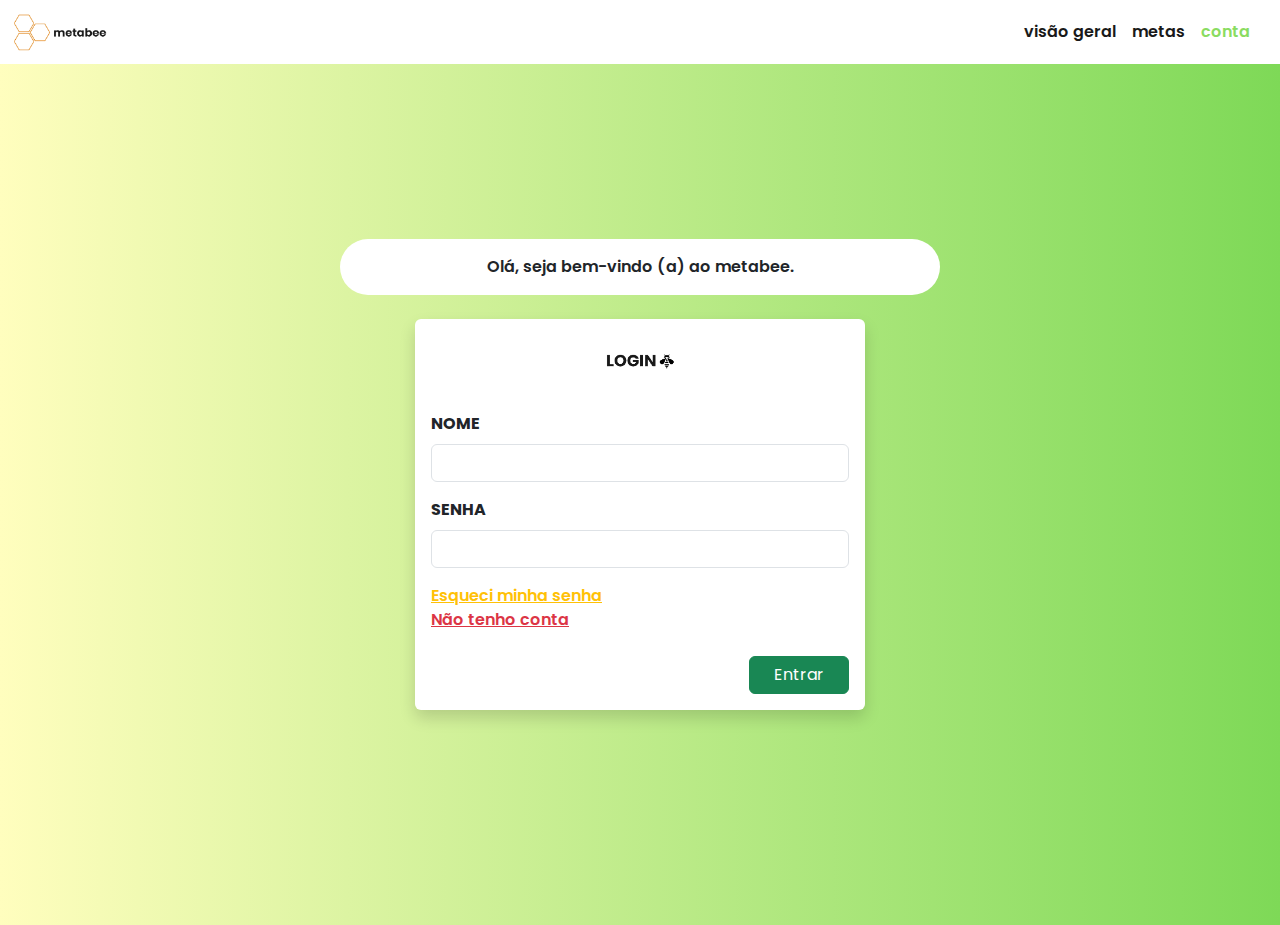
<file: index.html>
<!DOCTYPE html>
<html lang="pt-br">
<head>
    <meta charset="UTF-8">
    <meta name="viewport" content="width=device-width, initial-scale=1.0">
    <title>metabee</title>
    <link href="https://cdn.jsdelivr.net/npm/bootstrap@5.3.3/dist/css/bootstrap.min.css" rel="stylesheet" integrity="sha384-QWTKZyjpPEjISv5WaRU9OFeRpok6YctnYmDr5pNlyT2bRjXh0JMhjY6hW+ALEwIH" crossorigin="anonymous">
    <link rel="stylesheet" href="style.css">
    <style>
        @import url('https://fonts.googleapis.com/css2?family=Poppins:ital,wght@0,100;0,200;0,300;0,400;0,500;0,600;0,700;0,800;0,900;1,100;1,200;1,300;1,400;1,500;1,600;1,700;1,800;1,900&display=swap');
        </style>

</head>

<button class="navbar-toggler" type="button" data-bs-toggle="collapse" data-bs-target="#navbarNav">
    <span class="navbar-toggler-icon"></span>
</button>

    <header class="menu">
        <nav class="navbar navbar-expand-lg bg-body-primary">
            <div class="container-fluid">
              <a class="navbar-brand" href="#"><img src="./img/logometabee.png" width="95px"></a>
              <button class="navbar-toggler" type="button" data-bs-toggle="collapse" data-bs-target="#navbarNav" aria-controls="navbarNav" aria-expanded="false" aria-label="Toggle navigation">
                <span class="navbar-toggler-icon"></span>
              </button>
              <div class="collapse navbar-collapse" id="navbarNav">
                <ul class="navbar-nav ms-auto">
                  <li class="nav-item">
                    <a class="nav-link " href="#" style="color: #191919;">visão geral</a>
                  </li>
                  <li class="nav-item">
                    <a class="nav-link" href="#" style="color: #191919;">metas</a>
                  </li>
                  <li class="nav-item">
                    <a class="nav-link" href="#" style="color: #8adc61;">conta</a>
                  </li>
                </ul>
              </div>
            </div>
          </nav>    
    </header>
<body>

    <main class="d-flex flex-column align-items-center justify-content-center min-vh-100">
        <!-- Mensagem de boas-vindas -->
        <div class="bg-light-green text-center rounded-pill p-3 mb-4">
            <p class="m-0">Olá, seja bem-vindo (a) ao metabee.</p>
        </div>

        <!-- Caixa de Login -->
        <div class="login-box p-3 bg-white shadow rounded">
            <h2 class="text-center mb-4"><img src="./img/login.png" width="95px"></h2>
            <form>
                <div class="mb-3">
                    <label for="name" class="form-label fw-bold">NOME</label>
                    <input type="text" class="form-control" id="name" required>
                </div>
                <div class="mb-3">
                    <label for="password" class="form-label fw-bold">SENHA</label>
                    <input type="password" class="form-control" id="password" required>
                </div>
                <div class="text-left" style="width: 180px;">
                    <a href="password.html" class="d-block text-warning">Esqueci minha senha</a>
                    <a href="register.html" class="d-block text-danger">Não tenho conta</a>
                </div>
                <div class="text-end mt-4">
                    <button type="submit" class="btn btn-success px-4">Entrar</button>
                </div>
            </form>
        </div>
    </main>


   

      <script src="https://cdn.jsdelivr.net/npm/bootstrap@5.3.3/dist/js/bootstrap.bundle.min.js" integrity="sha384-YvpcrYf0tY3lHB60NNkmXc5s9fDVZLESaAA55NDzOxhy9GkcIdslK1eN7N6jIeHz" crossorigin="anonymous"></script>
</body>
</html>
</file>
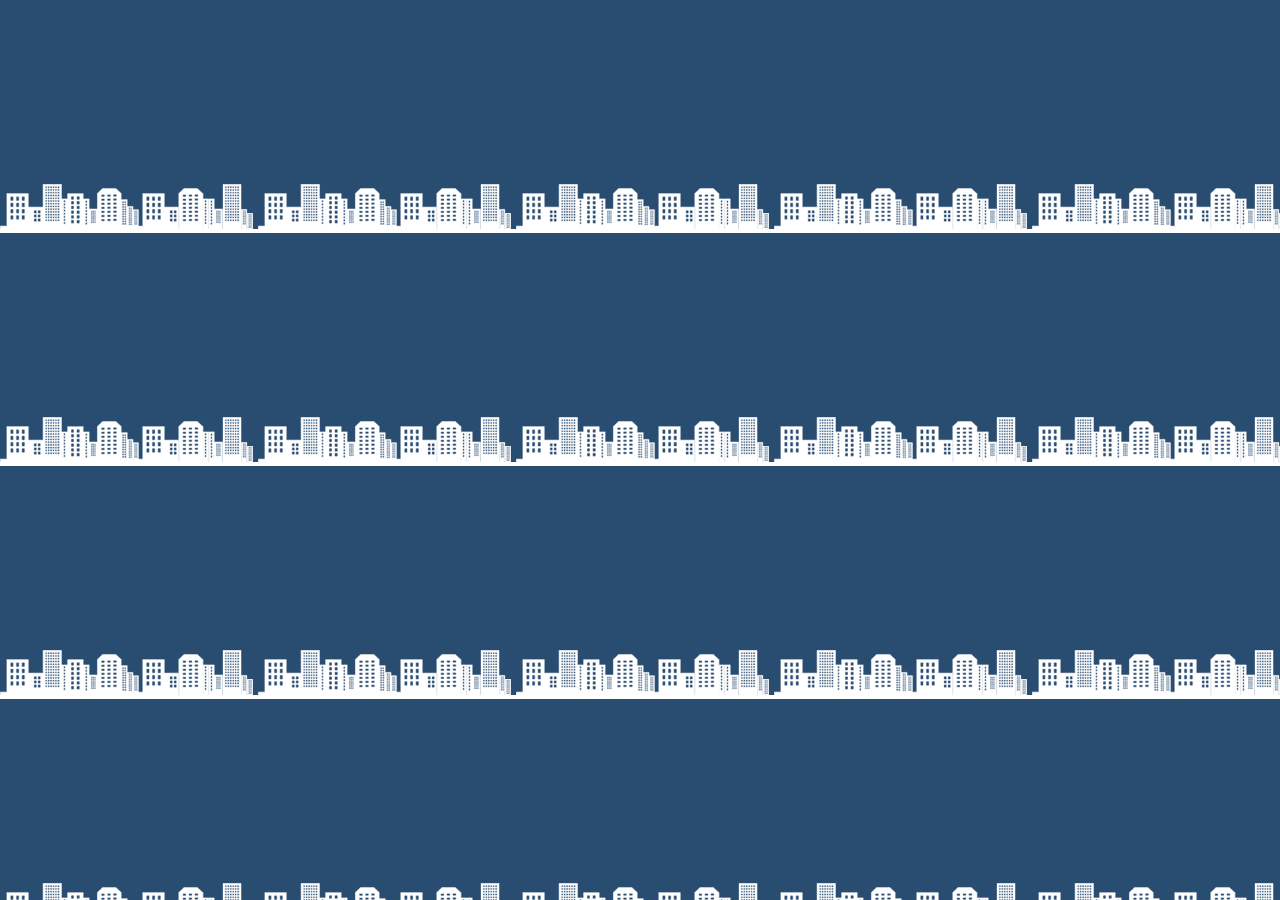
<file: img/Downloads/projeto/index.html>
<!DOCTYPE html>
<html lang="pt-br">
<head>
    <meta charset="UTF-8">
    <meta name="viewport" content="width=device-width, initial-scale=1.0">
    <title>projeto</title>
    <link rel="stylesheet" type="text/css" href="style.css">

</head>

<body>
    
    
</body>
</html>
</file>
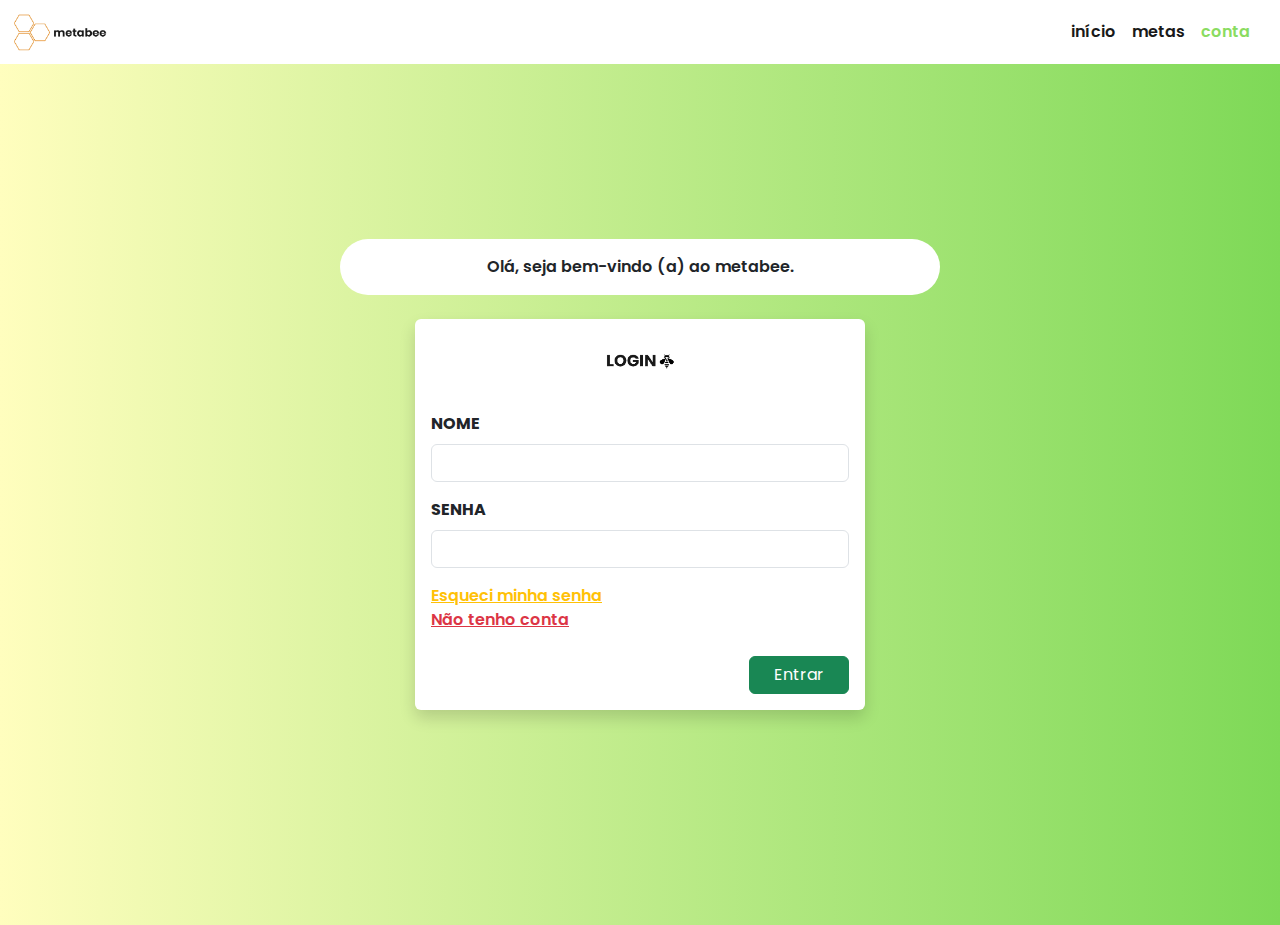
<file: login.html>
<!DOCTYPE html>
<html lang="pt-br">
<head>
    <meta charset="UTF-8">
    <meta name="viewport" content="width=device-width, initial-scale=1.0">
    <title>metabee</title>
    <link href="https://cdn.jsdelivr.net/npm/bootstrap@5.3.3/dist/css/bootstrap.min.css" rel="stylesheet" integrity="sha384-QWTKZyjpPEjISv5WaRU9OFeRpok6YctnYmDr5pNlyT2bRjXh0JMhjY6hW+ALEwIH" crossorigin="anonymous">
    <link rel="stylesheet" href="style.css">
    <style>
        @import url('https://fonts.googleapis.com/css2?family=Poppins:ital,wght@0,100;0,200;0,300;0,400;0,500;0,600;0,700;0,800;0,900;1,100;1,200;1,300;1,400;1,500;1,600;1,700;1,800;1,900&display=swap');
        </style>

</head>

<button class="navbar-toggler" type="button" data-bs-toggle="collapse" data-bs-target="#navbarNav">
    <span class="navbar-toggler-icon"></span>
</button>

    <header class="menu">
        <nav class="navbar navbar-expand-lg bg-body-primary">
            <div class="container-fluid">
              <a class="navbar-brand" href="#"><img src="./img/logometabee.png" width="95px"></a>
              <button class="navbar-toggler" type="button" data-bs-toggle="collapse" data-bs-target="#navbarNav" aria-controls="navbarNav" aria-expanded="false" aria-label="Toggle navigation">
                <span class="navbar-toggler-icon"></span>
              </button>
              <div class="collapse navbar-collapse" id="navbarNav">
                <ul class="navbar-nav ms-auto">
                  <li class="nav-item">
                    <a class="nav-link " href="#" style="color: #191919;">início</a>
                  </li>
                  <li class="nav-item">
                    <a class="nav-link" href="#" style="color: #191919;">metas</a>
                  </li>
                  <li class="nav-item">
                    <a class="nav-link" href="#" style="color: #8adc61;">conta</a>
                  </li>
                </ul>
              </div>
            </div>
          </nav>    
    </header>
<body>

    <main class="d-flex flex-column align-items-center justify-content-center min-vh-100">
        <!-- Mensagem de boas-vindas -->
        <div class="bg-light-green text-center rounded-pill p-3 mb-4">
            <p class="m-0">Olá, seja bem-vindo (a) ao metabee.</p>
        </div>

        <!-- Caixa de Login -->
        <div class="login-box p-3 bg-white shadow rounded">
            <h2 class="text-center mb-4"><img src="./img/login.png" width="95px"></h2>
            <form>
                <div class="mb-3">
                    <label for="name" class="form-label fw-bold">NOME</label>
                    <input type="text" class="form-control" id="name" required>
                </div>
                <div class="mb-3">
                    <label for="password" class="form-label fw-bold">SENHA</label>
                    <input type="password" class="form-control" id="password" required>
                </div>
                <div class="text-left" style="width: 180px;">
                    <a href="password.html" class="d-block text-warning">Esqueci minha senha</a>
                    <a href="register.html" class="d-block text-danger">Não tenho conta</a>
                </div>
                <div class="text-end mt-4">
                    <button type="submit" class="btn btn-success px-4">Entrar</button>
                </div>
            </form>
        </div>
    </main>


   

      <script src="https://cdn.jsdelivr.net/npm/bootstrap@5.3.3/dist/js/bootstrap.bundle.min.js" integrity="sha384-YvpcrYf0tY3lHB60NNkmXc5s9fDVZLESaAA55NDzOxhy9GkcIdslK1eN7N6jIeHz" crossorigin="anonymous"></script>
</body>
</html>
</file>
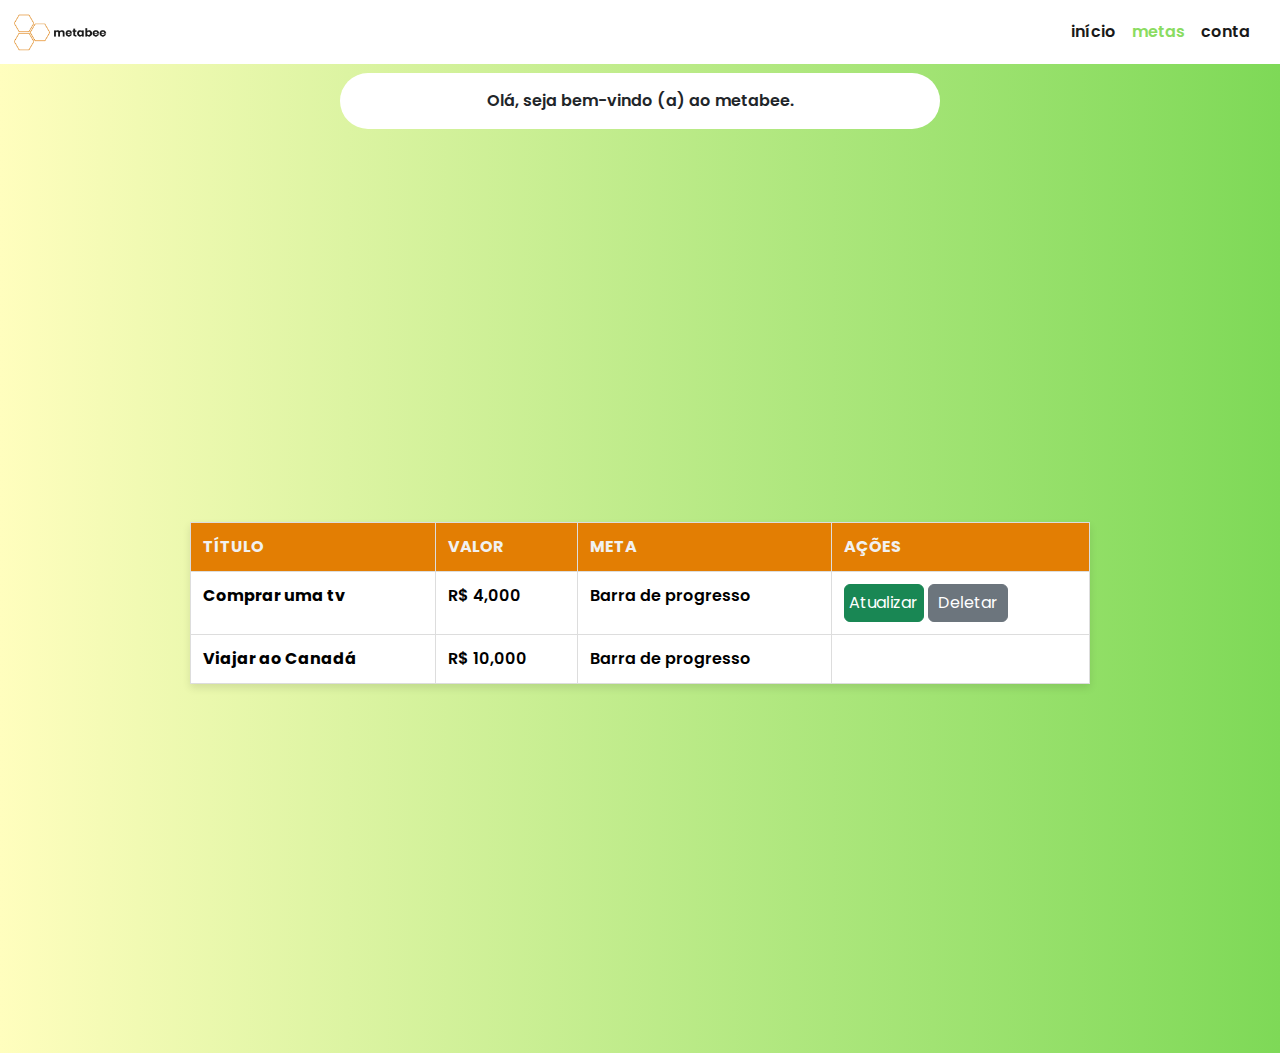
<file: objective.html>
<!DOCTYPE html>
<html lang="pt-br">
<head>
    <meta charset="UTF-8">
    <meta name="viewport" content="width=device-width, initial-scale=1.0">
    <title>metabee</title>
    <link href="https://cdn.jsdelivr.net/npm/bootstrap@5.3.3/dist/css/bootstrap.min.css" rel="stylesheet" integrity="sha384-QWTKZyjpPEjISv5WaRU9OFeRpok6YctnYmDr5pNlyT2bRjXh0JMhjY6hW+ALEwIH" crossorigin="anonymous">
    <link rel="stylesheet" href="style.css">
    <style>
        @import url('https://fonts.googleapis.com/css2?family=Poppins:ital,wght@0,100;0,200;0,300;0,400;0,500;0,600;0,700;0,800;0,900;1,100;1,200;1,300;1,400;1,500;1,600;1,700;1,800;1,900&display=swap');
        </style>

</head>

<button class="navbar-toggler" type="button" data-bs-toggle="collapse" data-bs-target="#navbarNav">
    <span class="navbar-toggler-icon"></span>
</button>

    <header class="menu">
        <nav class="navbar navbar-expand-lg bg-body-primary">
            <div class="container-fluid">
              <a class="navbar-brand" href="#"><img src="./img/logometabee.png" width="95px"></a>
              <button class="navbar-toggler" type="button" data-bs-toggle="collapse" data-bs-target="#navbarNav" aria-controls="navbarNav" aria-expanded="false" aria-label="Toggle navigation">
                <span class="navbar-toggler-icon"></span>
              </button>
              <div class="collapse navbar-collapse" id="navbarNav">
                <ul class="navbar-nav ms-auto">
                  <li class="nav-item">
                    <a class="nav-link " href="#" style="color: #191919;">início</a>
                  </li>
                  <li class="nav-item">
                    <a class="nav-link" href="#" style="color: #8adc61;">metas</a>
                  </li>
                  <li class="nav-item">
                    <a class="nav-link" href="#" style="color: #191919;">conta</a>
                  </li>
                </ul>
              </div>
            </div>
          </nav>    
    </header>
</head>

<style>
    
    .center-table {
      display: flex;
      justify-content: center;
      align-items: center;
      height: 100vh; /* Centraliza verticalmente */
      padding: 20px;
    }


    .table {
      width: 100%;
      max-width: 900px;  /* Limita a largura máxima da tabela */
      border-collapse: collapse;  /* Remove o espaço entre as bordas */
      box-shadow: 0 4px 8px rgba(0, 0, 0, 0.1);  /* Sombra leve para destaque */
    }

    .table th, .table td {
      padding: 12px;
      text-align: left;
      border: 1px solid #ddd;  /* Adiciona borda leve */
      
    }

    .table thead {
      background-color: #f4f4f4;  /* Cor do cabeçalho */
    }

    .table tbody tr:nth-child(even) {
      background-color: #f9f9f9;  /* Linhas alternadas */
    }

    .table tbody tr:hover {
      background-color: #f1f1f1;  /* Efeito hover */
    }
  </style>

<body>
    <main class="d-flex flex-column align-items-center justify-content-center mt-5">
        <div class="bg-light-green text-center rounded-pill p-3 mb-4">
            <p class="m-0">Olá, seja bem-vindo (a) ao metabee.</p>
        </div>
    </main>

   
    </head>
    
    
      <div class="center-table">
        <table class="table mb-0 p-0">
          <thead>
            <tr>
              <th scope="col" style="background-color: #E37E03; color: #f1f1f1;">TÍTULO</th>
              <th scope="col" style="background-color: #E37E03; color: #f1f1f1;">VALOR</th>
              <th scope="col" style="background-color: #E37E03; color: #f1f1f1;">META</th>
              <th scope="col" style="background-color: #E37E03; color: #f1f1f1;">AÇÕES</th>
            </tr>
          </thead>
          <tbody>
            <tr>
              <th scope="row">Comprar uma tv</th>
              <td>R$ 4,000</td>
              <td>Barra de progresso</td>
              <td><button type="submit" class="btn btn-success px-1" style="width: 80px;">Atualizar</button>  <button type="submit" class="btn btn-secondary px-1" style="width: 80px;">Deletar</button> </td>
            </tr>
            <tr>
              <th scope="row">Viajar ao Canadá</th>
              <td>R$ 10,000</td>
              <td>Barra de progresso</td>
              <td></td>
            </tr>
          </tbody>
        </table>
      </div>
    
</body>
</html>






    <script src="https://cdn.jsdelivr.net/npm/bootstrap@5.3.3/dist/js/bootstrap.bundle.min.js" integrity="sha384-YvpcrYf0tY3lHB60NNkmXc5s9fDVZLESaAA55NDzOxhy9GkcIdslK1eN7N6jIeHz" crossorigin="anonymous"></script>
</body>
</html>
</file>
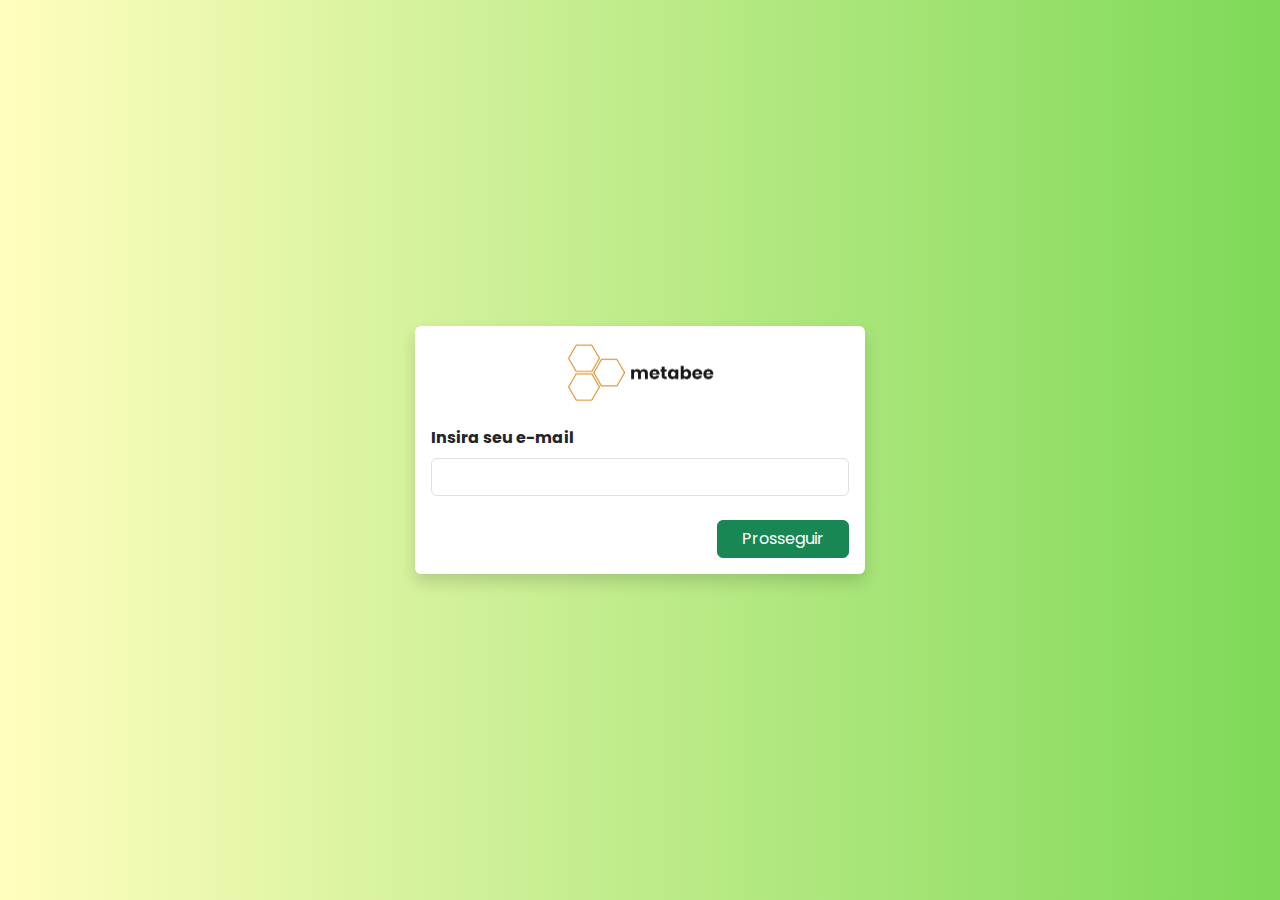
<file: password.html>
<!DOCTYPE html>
<html lang="pt-br">
<head>
    <meta charset="UTF-8">
    <meta name="viewport" content="width=device-width, initial-scale=1.0">
    <link href="https://cdn.jsdelivr.net/npm/bootstrap@5.3.3/dist/css/bootstrap.min.css" rel="stylesheet" integrity="sha384-QWTKZyjpPEjISv5WaRU9OFeRpok6YctnYmDr5pNlyT2bRjXh0JMhjY6hW+ALEwIH" crossorigin="anonymous">
    <link rel="stylesheet" href="style.css">
    <style>
        @import url('https://fonts.googleapis.com/css2?family=Poppins:ital,wght@0,100;0,200;0,300;0,400;0,500;0,600;0,700;0,800;0,900;1,100;1,200;1,300;1,400;1,500;1,600;1,700;1,800;1,900&display=swap');
        </style>

    <title>Esqueci a senha</title>
</head>
<body>
    
    <div class="d-flex justify-content-center align-items-center vh-100">
        <div class="register-box p-3 bg-white shadow rounded">
            <h2 class="text-center mb-4"><img src="./img/logometabee.png" width="150px"></h2>
            <form>
                <div class="mb-3">
                    <label for="email" class="form-label fw-bold">Insira seu e-mail</label>
                    <input type="text" class="form-control" id="email" required>
                </div>

<!-- entender esse erro: não está redirecionando para a outra html -->
                <div class="text-end mt-4">
                    <button type="submit" class="btn btn-success px-4">Prosseguir</button>
                    <a href="passwordpt2.html" class="d-block text-warning"></a>
                </div>
            </form>
        </div>
    </div>



    <script src="https://cdn.jsdelivr.net/npm/bootstrap@5.3.3/dist/js/bootstrap.bundle.min.js" integrity="sha384-YvpcrYf0tY3lHB60NNkmXc5s9fDVZLESaAA55NDzOxhy9GkcIdslK1eN7N6jIeHz" crossorigin="anonymous"></script>
</body>
</html>
</file>
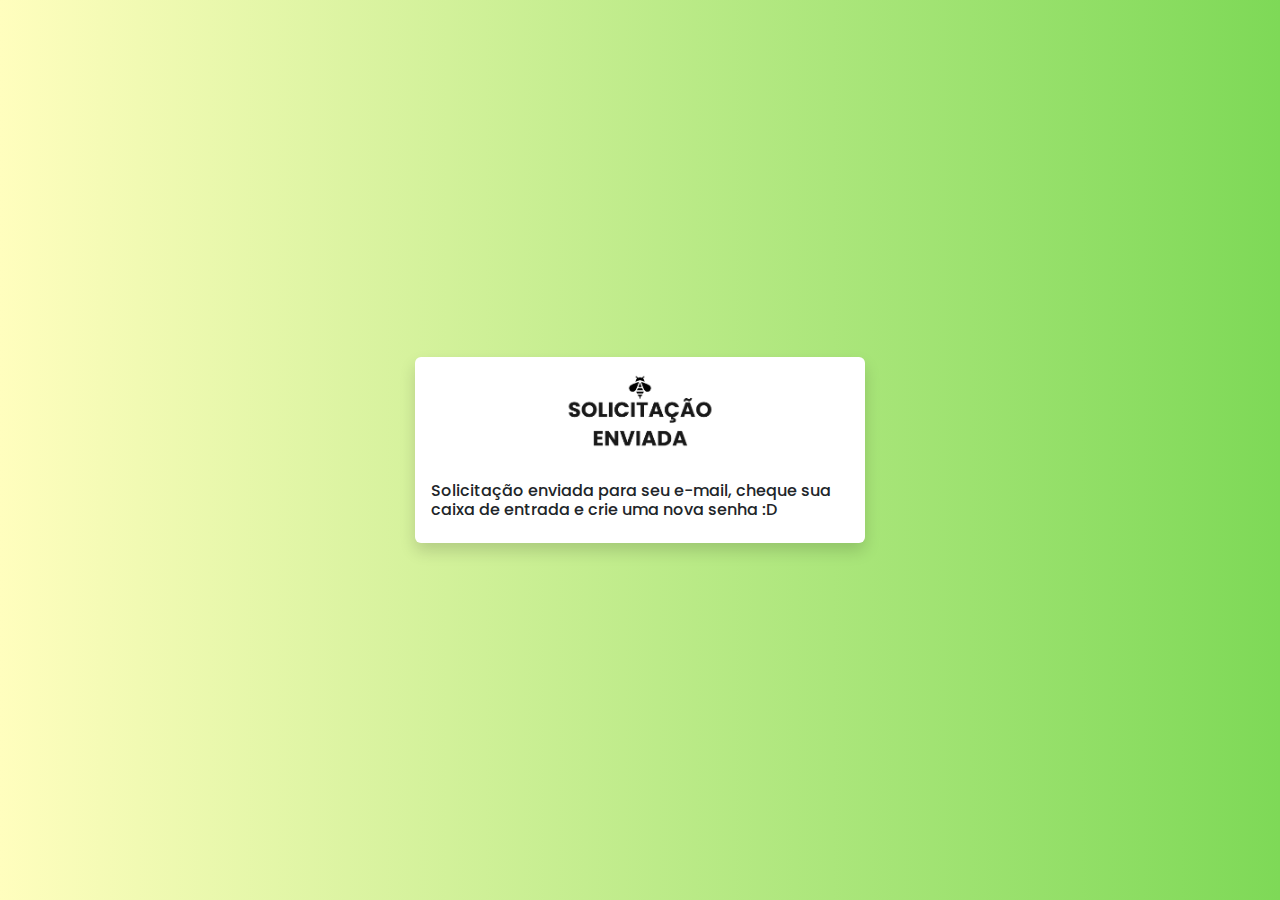
<file: passwordpt2.html>
<!DOCTYPE html>
<html lang="pt-br">
<head>
    <meta charset="UTF-8">
    <meta name="viewport" content="width=device-width, initial-scale=1.0">
    <link href="https://cdn.jsdelivr.net/npm/bootstrap@5.3.3/dist/css/bootstrap.min.css" rel="stylesheet" integrity="sha384-QWTKZyjpPEjISv5WaRU9OFeRpok6YctnYmDr5pNlyT2bRjXh0JMhjY6hW+ALEwIH" crossorigin="anonymous">
    <link rel="stylesheet" href="style.css">
    <style>
        @import url('https://fonts.googleapis.com/css2?family=Poppins:ital,wght@0,100;0,200;0,300;0,400;0,500;0,600;0,700;0,800;0,900;1,100;1,200;1,300;1,400;1,500;1,600;1,700;1,800;1,900&display=swap');
        </style>

    <title>Nova senha</title>
</head>
<body>
    <div class="d-flex justify-content-center align-items-center vh-100">
        <div class="register-box p-3 bg-white shadow rounded">
            <h2 class="text-center mb-4"><img src="./img/password.png" width="150px"></h2>
            <h5 style="font-size: medium;">Solicitação enviada para seu e-mail, cheque sua caixa de entrada e crie uma nova senha :D</h5>
        </div>
    </div>
    
    <script src="https://cdn.jsdelivr.net/npm/bootstrap@5.3.3/dist/js/bootstrap.bundle.min.js" integrity="sha384-YvpcrYf0tY3lHB60NNkmXc5s9fDVZLESaAA55NDzOxhy9GkcIdslK1eN7N6jIeHz" crossorigin="anonymous"></script>
</body>
</html>
</file>
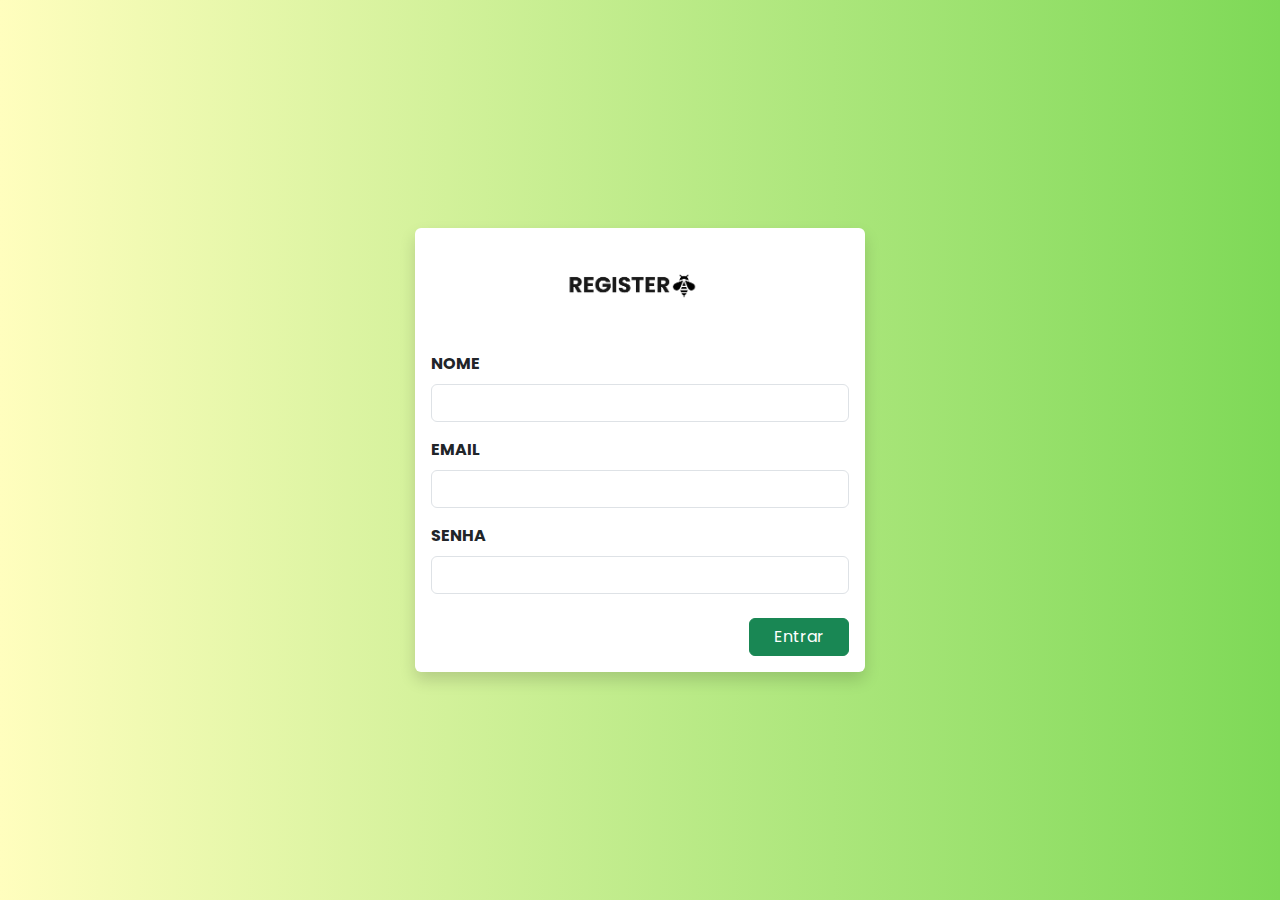
<file: register.html>
<!DOCTYPE html>
<html lang="pt-br">
<head>
    <meta charset="UTF-8">
    <meta name="viewport" content="width=device-width, initial-scale=1.0">
    <link href="https://cdn.jsdelivr.net/npm/bootstrap@5.3.3/dist/css/bootstrap.min.css" rel="stylesheet" integrity="sha384-QWTKZyjpPEjISv5WaRU9OFeRpok6YctnYmDr5pNlyT2bRjXh0JMhjY6hW+ALEwIH" crossorigin="anonymous">
    <link rel="stylesheet" href="style.css">
    <style>
        @import url('https://fonts.googleapis.com/css2?family=Poppins:ital,wght@0,100;0,200;0,300;0,400;0,500;0,600;0,700;0,800;0,900;1,100;1,200;1,300;1,400;1,500;1,600;1,700;1,800;1,900&display=swap');
        </style>

    <title>Registre-se</title>
</head>
<body style="background: linear-gradient(to right, #fffebe, #7ed957);">

    <!-- caixa de registro -->
    <div class="d-flex justify-content-center align-items-center vh-100">
        <div class="register-box p-3 bg-white shadow rounded">
            <h2 class="text-center mb-4"><img src="./img/register.png" width="150px"></h2>
            <form>
                <div class="mb-3">
                    <label for="name" class="form-label fw-bold">NOME</label>
                    <input type="text" class="form-control" id="name" required>
                </div>
    
                <div class="mb-3">
                    <label for="email" class="form-label fw-bold">EMAIL</label>
                    <input type="text" class="form-control" id="email" required>
                </div>
    
                <div class="mb-3">
                    <label for="password" class="form-label fw-bold">SENHA</label>
                    <input type="password" class="form-control" id="password" required>
                </div>
               
                <div class="text-end mt-4">
                    <button type="submit" class="btn btn-success px-4">Entrar</button>
                </div>
            </form>
        </div>
    </div>
    



    <script src="https://cdn.jsdelivr.net/npm/bootstrap@5.3.3/dist/js/bootstrap.bundle.min.js" integrity="sha384-YvpcrYf0tY3lHB60NNkmXc5s9fDVZLESaAA55NDzOxhy9GkcIdslK1eN7N6jIeHz" crossorigin="anonymous"></script>
</body>
</html>
</file>
<file: style.css>
header {
        position: fixed;
        top: 0;
        left: 0;
        width: 100%;
    }
    
    body {
        background: linear-gradient(to right, #fffebe, #7ed957);
        height: 100vh;
        margin: 0;
        font-family: "Poppins", serif;
        font-weight: 600;
        font-style: normal;
      }
      
      .menu {
        background: #ffff;
        color: black;
        padding: -15px;
        padding-right: 10px;
        text-align: center;
        
      }


    .bg-light-green {
        background: white;
        width: 70%;
        max-width: 600px;
    }

    .shadow {
        box-shadow: 0 4px 10px rgba(0, 0, 0, 0.1);
    }

    .login-box {
        width: 450px;  /* Aumenta a largura fixa */
        max-width: 80%;  /* Evita que ultrapasse 90% da tela */

    }

    .register-box {
        width: 450px;
        max-width: 80%;
    }
</file>
<file: img/Downloads/projeto/style.css>
*{
    margin: 0;
    padding: 0;
}

body{
    font-family: 'Times New Roman', Times, serif;
    background: wheat url(./imagens/fundo.png);
}
</file>
